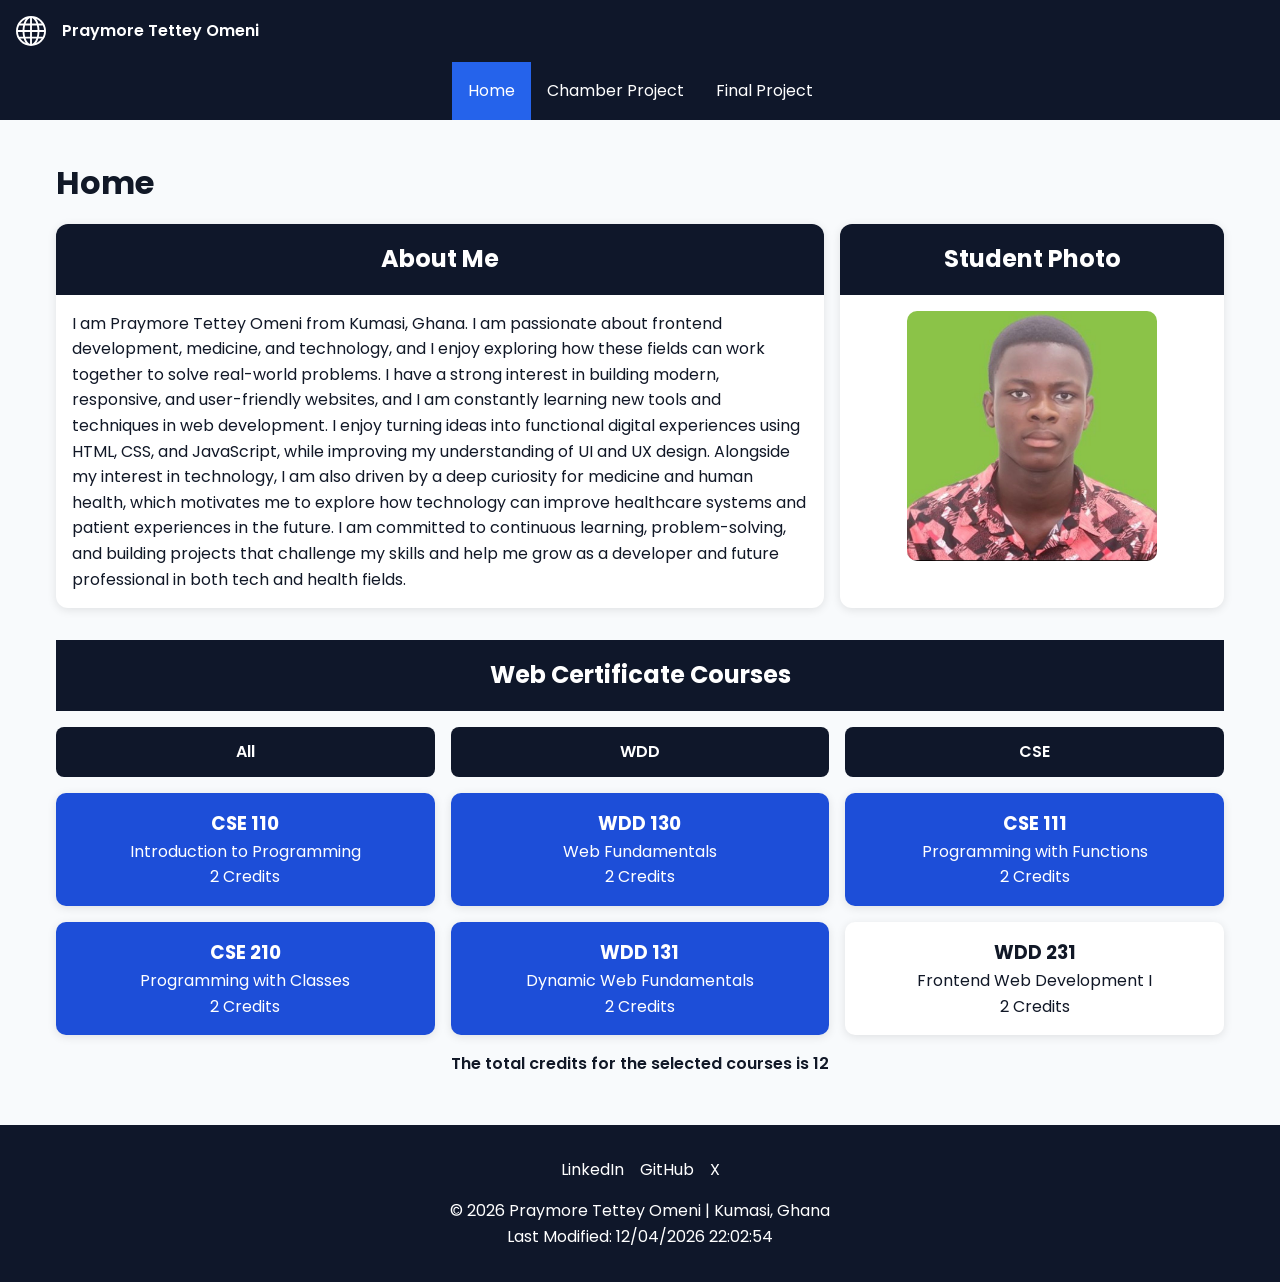
<file: index.html>
<!DOCTYPE html>
<html lang="en">
<head>
    <meta charset="UTF-8">
    <meta name="viewport" content="width=device-width, initial-scale=1.0">
    <meta name="description" content="WDD 231 Course Home Page for Praymore Tettey Omeni">
    <meta name="author" content="Praymore Tettey Omeni">
    <title>WDD 231 | Home</title>
    <link rel="icon" href="./images/favicon.ico">
    <link rel="stylesheet" href="styles/normalize.css">
    <link rel="stylesheet" href="styles/small.css">
    <link rel="stylesheet" href="styles/larger.css">
    <link rel="preconnect" href="https://fonts.googleapis.com">
    <link rel="preconnect" href="https://fonts.gstatic.com" crossorigin>
    <link href="https://fonts.googleapis.com/css2?family=Poppins:wght@300;400;500;600;700&display=swap" rel="stylesheet">
    <script src="scripts/navigation.js" defer></script>
    <script src="scripts/dates.js" defer></script>
    <script src="scripts/courses.js" defer></script>
</head>
<body>

<header>
    <div class="top-bar">
        <div class="logo-name">
            <svg xmlns="http://www.w3.org/2000/svg" width="30" height="30" fill="white" class="bi bi-globe" viewBox="0 0 16 16">
            <path d="M0 8a8 8 0 1 1 16 0A8 8 0 0 1 0 8m7.5-6.923c-.67.204-1.335.82-1.887 1.855A8 8 0 0 0 5.145 4H7.5zM4.09 4a9.3 9.3 0 0 1 .64-1.539 7 7 0 0 1 .597-.933A7.03 7.03 0 0 0 2.255 4zm-.582 3.5c.03-.877.138-1.718.312-2.5H1.674a7 7 0 0 0-.656 2.5zM4.847 5a12.5 12.5 0 0 0-.338 2.5H7.5V5zM8.5 5v2.5h2.99a12.5 12.5 0 0 0-.337-2.5zM4.51 8.5a12.5 12.5 0 0 0 .337 2.5H7.5V8.5zm3.99 0V11h2.653c.187-.765.306-1.608.338-2.5zM5.145 12q.208.58.468 1.068c.552 1.035 1.218 1.65 1.887 1.855V12zm.182 2.472a7 7 0 0 1-.597-.933A9.3 9.3 0 0 1 4.09 12H2.255a7 7 0 0 0 3.072 2.472M3.82 11a13.7 13.7 0 0 1-.312-2.5h-2.49c.062.89.291 1.733.656 2.5zm6.853 3.472A7 7 0 0 0 13.745 12H11.91a9.3 9.3 0 0 1-.64 1.539 7 7 0 0 1-.597.933M8.5 12v2.923c.67-.204 1.335-.82 1.887-1.855q.26-.487.468-1.068zm3.68-1h2.146c.365-.767.594-1.61.656-2.5h-2.49a13.7 13.7 0 0 1-.312 2.5m2.802-3.5a7 7 0 0 0-.656-2.5H12.18c.174.782.282 1.623.312 2.5zM11.27 2.461c.247.464.462.98.64 1.539h1.835a7 7 0 0 0-3.072-2.472c.218.284.418.598.597.933M10.855 4a8 8 0 0 0-.468-1.068C9.835 1.897 9.17 1.282 8.5 1.077V4z"/>
            </svg>
            <span>Praymore Tettey Omeni</span>
        </div>

        <button id="menu" aria-label="Menu"></button>
    </div>

    <nav id="nav-bar" class="navigation">
        <ul>
            <li class="current"><a href="index.html">Home</a></li>
            <li><a href="#">Chamber Project</a></li>
            <li><a href="#">Final Project</a></li>
        </ul>
    </nav>
</header>

<main>
    <h1>Home</h1>
    <div class="main-grid">

        <section class="card">
            <h2>About Me</h2>
            <p>
                I am Praymore Tettey Omeni from Kumasi, Ghana. I am passionate about frontend development, 
                medicine, and technology, and I enjoy exploring how these fields can work together to solve 
                real-world problems. I have a strong interest in building modern, responsive, and user-friendly 
                websites, and I am constantly learning new tools and techniques in web development. I enjoy turning 
                ideas into functional digital experiences using HTML, CSS, and JavaScript, while improving my 
                understanding of UI and UX design. Alongside my interest in technology, I am also driven by a deep 
                curiosity for medicine and human health, which motivates me to explore how technology can improve 
                healthcare systems and patient experiences in the future. I am committed to continuous learning, 
                problem-solving, and building projects that challenge my skills and help me grow as a developer and 
                future professional in both tech and health fields.
            </p>
        </section>

        <section class="card photo-card">
            <h2>Student Photo</h2>
            <img src="images/profile.jpeg" alt="Praymore Tettey Omeni">
        </section>

    </div>

    <section class="courses-section">
        <h2>Web Certificate Courses</h2>

        <div class="buttons">
            <button id="all">All</button>
            <button id="wdd">WDD</button>
            <button id="cse">CSE</button>
        </div>

        <div id="courses"></div>

        <p id="credits"></p>
    </section>
</main>

<footer>
    <div class="socials">
        <a href="#" aria-label="LinkedIn">LinkedIn</a>
        <a href="#" aria-label="GitHub">GitHub</a>
        <a href="#" aria-label="Twitter">X</a>
    </div>
    <p>
        &copy; <span id="currentyear"></span>
        Praymore Tettey Omeni | Kumasi, Ghana
    </p>

    <p id="lastModified"></p>
</footer>

</body>
</html>
</file>
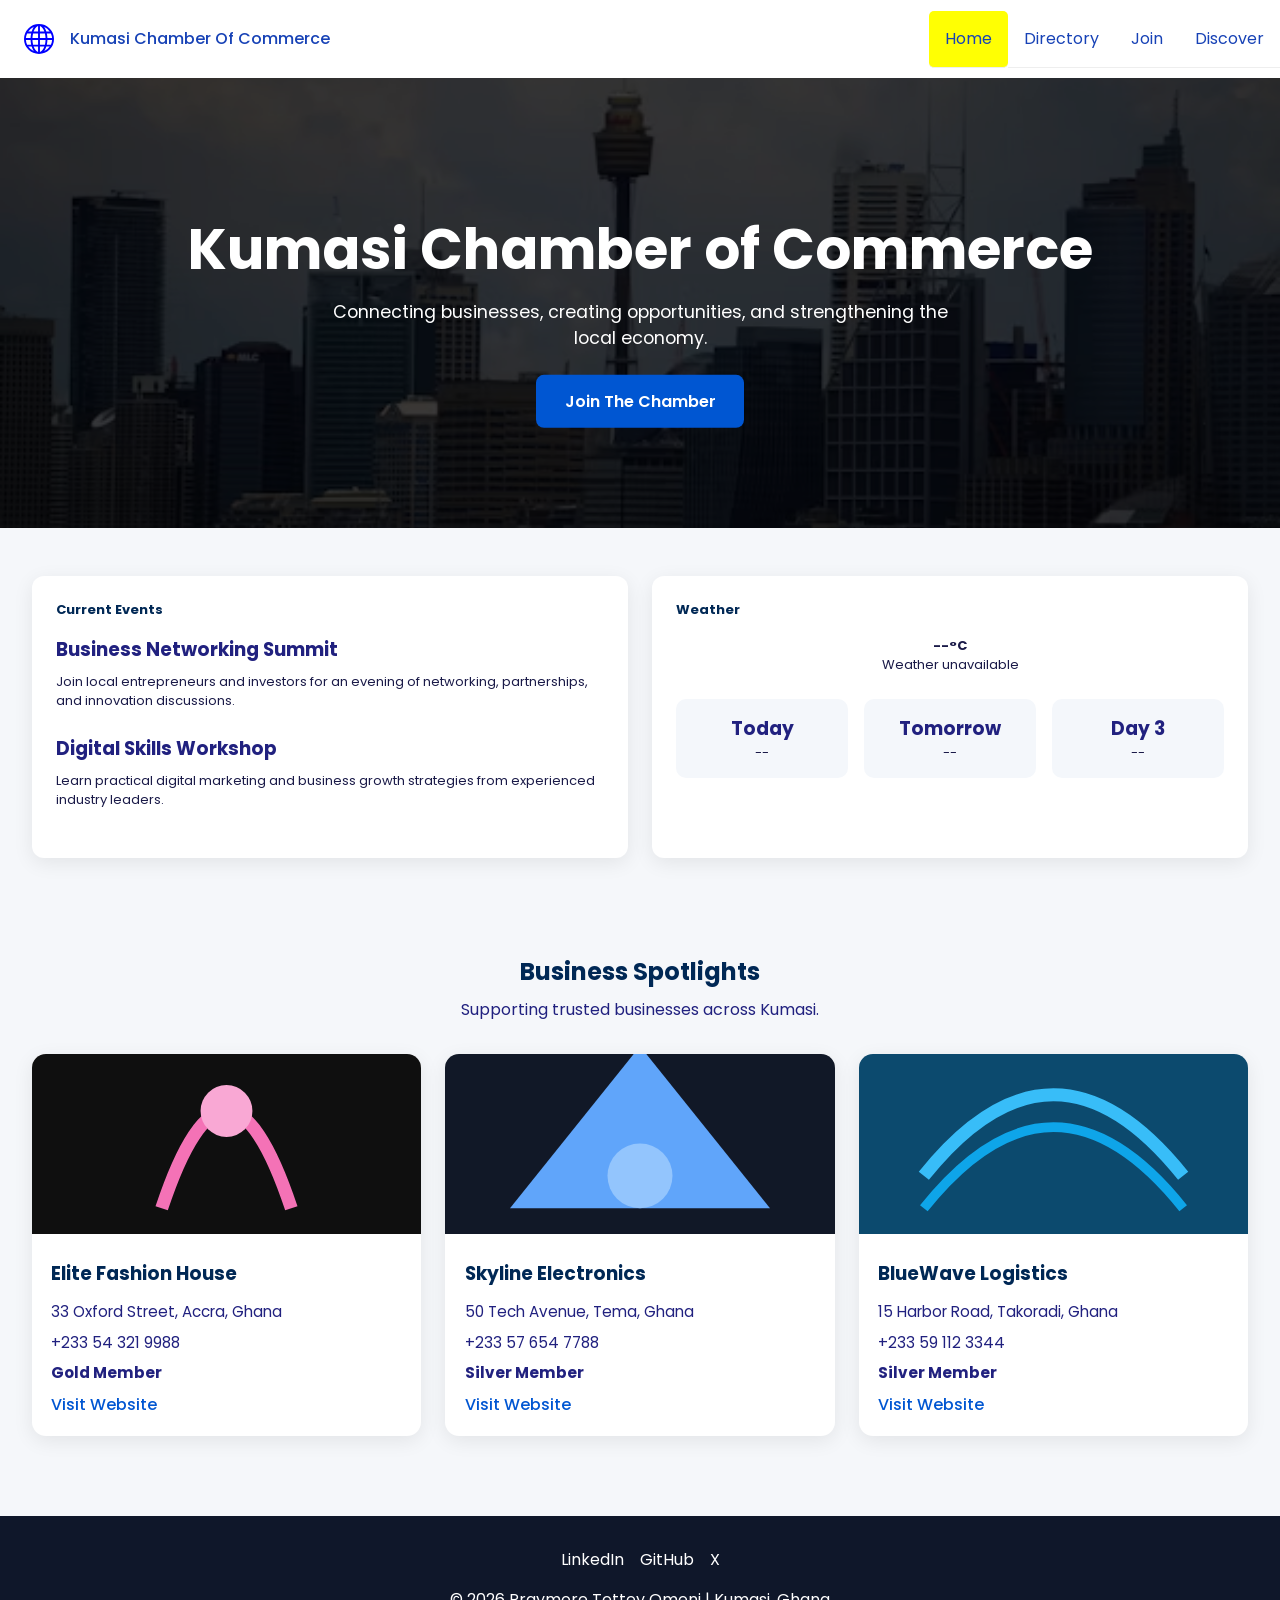
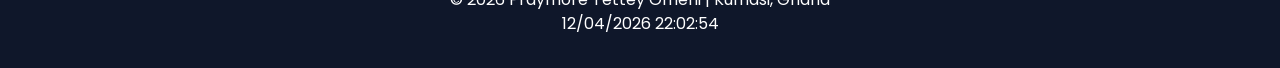
<file: chamber/index.html>
<!DOCTYPE html>
<html lang="en">
<head>
    <meta charset="UTF-8">
    <meta name="viewport" content="width=device-width, initial-scale=1.0">
    <meta name="description" content="The Kumasi Chamber of Commerce connects visitors with trusted local businesses.">
    <meta name="author" content="Praymore Tettey Omeni">
    <meta property="og:title" content="Kumasi Chamber of Commerce Home">
    <meta property="og:description" content="Explore local businesses, connect with trusted companies, and discover opportunities through the Kumasi Chamber of Commerce business directory.">
    <meta property="og:image" content="https://praymorex.github.io/wdd231/chamber/images/meta-image.webp">
    <meta property="og:url" content="https://praymorex.github.io/wdd231/chamber/index.html">
    <title>Kumasi Chamber Of Commerce | Home</title>
    <link rel="icon" href="./images/favicon.ico">
    <link rel="stylesheet" href="styles/normalize.css">
    <link rel="stylesheet" href="styles/small.css">
    <link rel="stylesheet" href="styles/larger.css">
    <link rel="preconnect" href="https://fonts.googleapis.com">
    <link rel="preconnect" href="https://fonts.gstatic.com" crossorigin>
    <link href="https://fonts.googleapis.com/css2?family=Poppins:wght@300;400;500;600;700&display=swap" rel="stylesheet">
    <script src="scripts/home.js" defer></script>
</head>
<body>

<header>
    <div class="header">
        <div class="logo-name">
            <svg xmlns="http://www.w3.org/2000/svg" width="30" height="30" fill="blue" class="bi bi-globe" viewBox="0 0 16 16">
            <path d="M0 8a8 8 0 1 1 16 0A8 8 0 0 1 0 8m7.5-6.923c-.67.204-1.335.82-1.887 1.855A8 8 0 0 0 5.145 4H7.5zM4.09 4a9.3 9.3 0 0 1 .64-1.539 7 7 0 0 1 .597-.933A7.03 7.03 0 0 0 2.255 4zm-.582 3.5c.03-.877.138-1.718.312-2.5H1.674a7 7 0 0 0-.656 2.5zM4.847 5a12.5 12.5 0 0 0-.338 2.5H7.5V5zM8.5 5v2.5h2.99a12.5 12.5 0 0 0-.337-2.5zM4.51 8.5a12.5 12.5 0 0 0 .337 2.5H7.5V8.5zm3.99 0V11h2.653c.187-.765.306-1.608.338-2.5zM5.145 12q.208.58.468 1.068c.552 1.035 1.218 1.65 1.887 1.855V12zm.182 2.472a7 7 0 0 1-.597-.933A9.3 9.3 0 0 1 4.09 12H2.255a7 7 0 0 0 3.072 2.472M3.82 11a13.7 13.7 0 0 1-.312-2.5h-2.49c.062.89.291 1.733.656 2.5zm6.853 3.472A7 7 0 0 0 13.745 12H11.91a9.3 9.3 0 0 1-.64 1.539 7 7 0 0 1-.597.933M8.5 12v2.923c.67-.204 1.335-.82 1.887-1.855q.26-.487.468-1.068zm3.68-1h2.146c.365-.767.594-1.61.656-2.5h-2.49a13.7 13.7 0 0 1-.312 2.5m2.802-3.5a7 7 0 0 0-.656-2.5H12.18c.174.782.282 1.623.312 2.5zM11.27 2.461c.247.464.462.98.64 1.539h1.835a7 7 0 0 0-3.072-2.472c.218.284.418.598.597.933M10.855 4a8 8 0 0 0-.468-1.068C9.835 1.897 9.17 1.282 8.5 1.077V4z"/>
            </svg>
            <span>Kumasi Chamber Of Commerce</span>

        </div>
        <button id="menu" aria-label="Menu"></button>

        <nav id="nav-bar" class="navigation">
            <ul>
                <li><a class="active" href="./index.html">Home</a></li>
                <li><a href="./directory.html">Directory</a></li>
                <li><a href="./join.html">Join</a></li>
                <li><a href="#">Discover</a></li>

            </ul>
            
        </nav>
    </div>
</header>

<main class="home">
    <section class="hero">
        <picture>
            <source srcset="images/hero-large.avif" media="(min-width: 768px)">
            <source srcset="images/hero-small.avif" media="(max-width: 767px)">
            <img src="images/hero-small.avif" alt="Kumasi business district" loading="lazy">
        </picture>

        <div class="hero-content">
            <h1>Kumasi Chamber of Commerce</h1>
            <p>
                Connecting businesses, creating opportunities, and strengthening the local economy.
            </p>

            <a href="#" class="cta-btn">Join The Chamber</a>
        </div>
    </section>

    <section class="info-grid">

        <section class="events card">
            <h2>Current Events</h2>

            <div class="event-item">
                <h3>Business Networking Summit</h3>
                <p>
                    Join local entrepreneurs and investors for an evening of networking,
                    partnerships, and innovation discussions.
                </p>
            </div>

            <div class="event-item">
                <h3>Digital Skills Workshop</h3>
                <p>
                    Learn practical digital marketing and business growth strategies
                    from experienced industry leaders.
                </p>
            </div>
        </section>

        <section class="weather card">
            <h2>Weather</h2>

            <div class="weather-main">
                <p class="temperature">
                    <span id="current-temp"></span>°C
                </p>

                <p id="weather-desc"></p>
            </div>

            <div class="forecast">
                <div>
                    <h3>Today</h3>
                    <p id="day1"></p>
                </div>

                <div>
                    <h3>Tomorrow</h3>
                    <p id="day2"></p>
                </div>

                <div>
                    <h3>Day 3</h3>
                    <p id="day3"></p>
                </div>
            </div>
        </section>

    </section>

    <section class="spotlights">
        <div class="section-heading">
            <h2>Business Spotlights</h2>
            <p>Supporting trusted businesses across Kumasi.</p>
        </div>

        <div id="spotlight-container" class="spotlight-grid"></div>
    </section>
</main>

<footer>
    <div class="socials">
        <a href="#" aria-label="LinkedIn">LinkedIn</a>
        <a href="#" aria-label="GitHub">GitHub</a>
        <a href="#" aria-label="Twitter">X</a>
    </div>
    <p>
        &copy; <span id="currentyear"></span>
        Praymore Tettey Omeni | Kumasi, Ghana
    </p>

    <p id="last-modified"></p>
</footer>

</body>
</html>
</file>
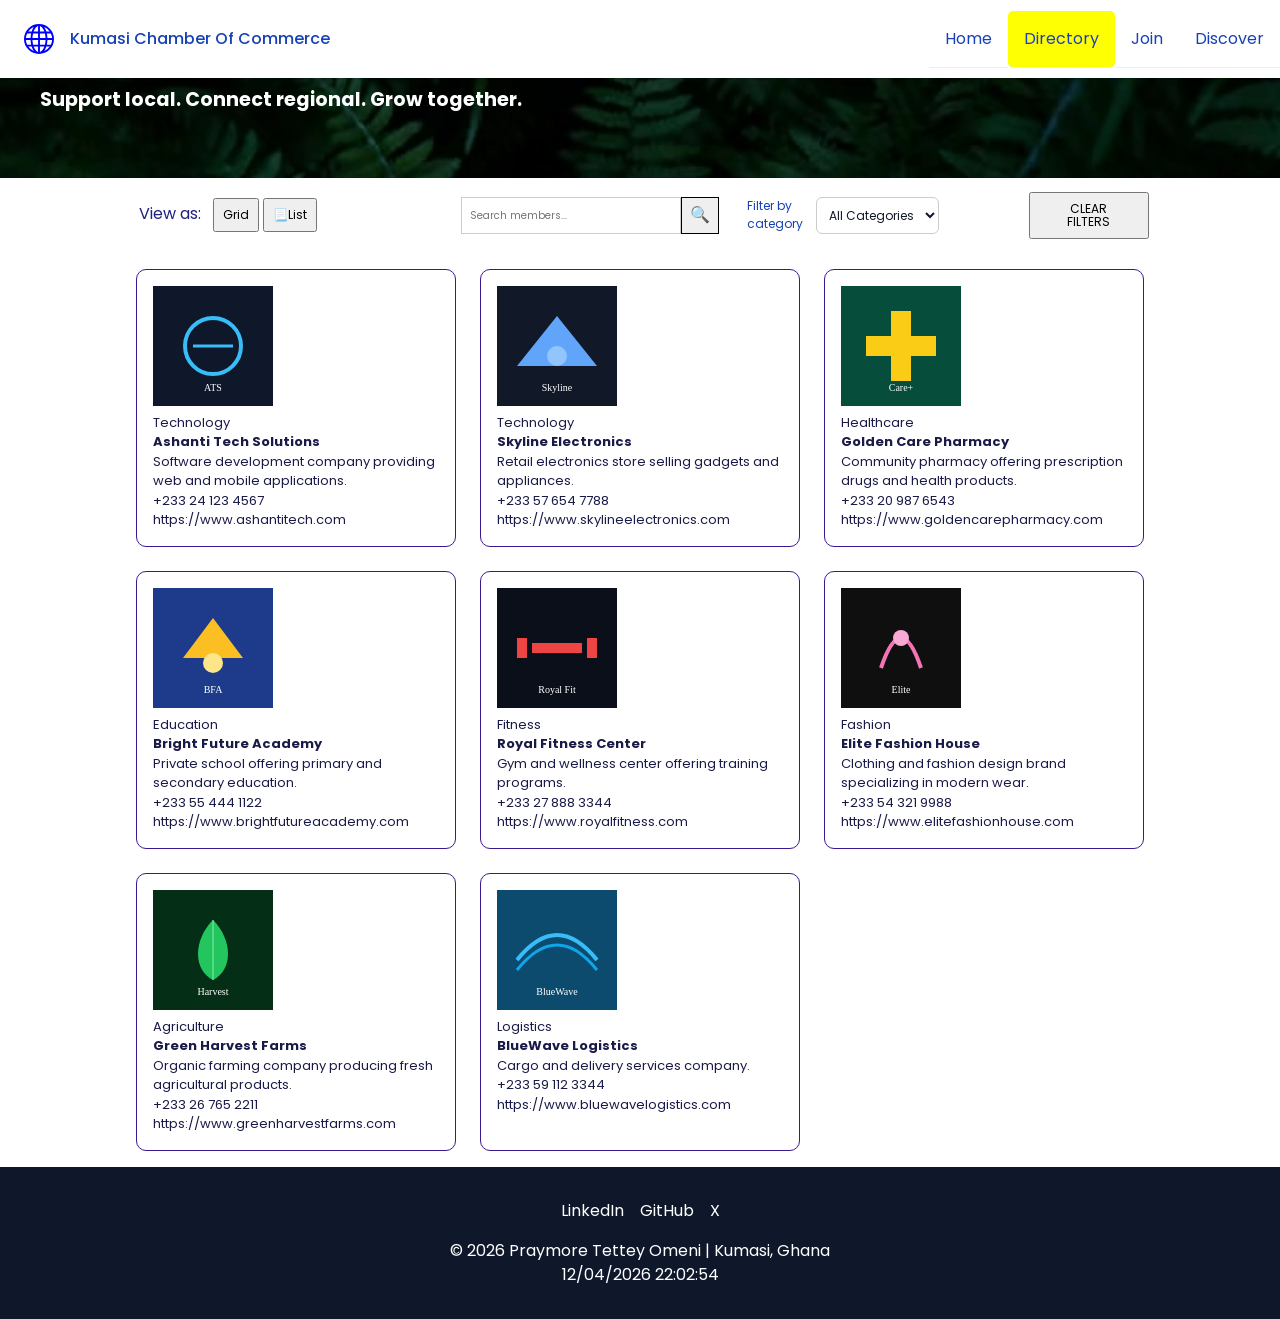
<file: chamber/directory.html>
<!DOCTYPE html>
<html lang="en">
<head>
    <meta charset="UTF-8">
    <meta name="viewport" content="width=device-width, initial-scale=1.0">
    <meta name="description" content="The Kumasi Chamber of Commerce directory connects visitors with trusted local businesses.">
    <meta name="author" content="Praymore Tettey Omeni">
    <meta property="og:title" content="Kumasi Chamber of Commerce Directory">
    <meta property="og:description" content="Explore local businesses, connect with trusted companies, and discover opportunities through the Kumasi Chamber of Commerce business directory.">
    <meta property="og:image" content="https://praymorex.github.io/wdd231/chamber/images/meta-image.webp">
    <meta property="og:url" content="https://praymorex.github.io/wdd231/chamber/directory.html">
    <title>Kumasi Chamber Of Commerce | Directory</title>
    <link rel="icon" href="./images/favicon.ico">
    <link rel="stylesheet" href="styles/normalize.css">
    <link rel="stylesheet" href="styles/small.css">
    <link rel="stylesheet" href="styles/larger.css">
    <link rel="preconnect" href="https://fonts.googleapis.com">
    <link rel="preconnect" href="https://fonts.gstatic.com" crossorigin>
    <link href="https://fonts.googleapis.com/css2?family=Poppins:wght@300;400;500;600;700&display=swap" rel="stylesheet">
    <script src="scripts/directory.js" defer></script>
</head>
<body>

<header>
    <div class="header">
        <div class="logo-name">
            <svg xmlns="http://www.w3.org/2000/svg" width="30" height="30" fill="blue" class="bi bi-globe" viewBox="0 0 16 16">
            <path d="M0 8a8 8 0 1 1 16 0A8 8 0 0 1 0 8m7.5-6.923c-.67.204-1.335.82-1.887 1.855A8 8 0 0 0 5.145 4H7.5zM4.09 4a9.3 9.3 0 0 1 .64-1.539 7 7 0 0 1 .597-.933A7.03 7.03 0 0 0 2.255 4zm-.582 3.5c.03-.877.138-1.718.312-2.5H1.674a7 7 0 0 0-.656 2.5zM4.847 5a12.5 12.5 0 0 0-.338 2.5H7.5V5zM8.5 5v2.5h2.99a12.5 12.5 0 0 0-.337-2.5zM4.51 8.5a12.5 12.5 0 0 0 .337 2.5H7.5V8.5zm3.99 0V11h2.653c.187-.765.306-1.608.338-2.5zM5.145 12q.208.58.468 1.068c.552 1.035 1.218 1.65 1.887 1.855V12zm.182 2.472a7 7 0 0 1-.597-.933A9.3 9.3 0 0 1 4.09 12H2.255a7 7 0 0 0 3.072 2.472M3.82 11a13.7 13.7 0 0 1-.312-2.5h-2.49c.062.89.291 1.733.656 2.5zm6.853 3.472A7 7 0 0 0 13.745 12H11.91a9.3 9.3 0 0 1-.64 1.539 7 7 0 0 1-.597.933M8.5 12v2.923c.67-.204 1.335-.82 1.887-1.855q.26-.487.468-1.068zm3.68-1h2.146c.365-.767.594-1.61.656-2.5h-2.49a13.7 13.7 0 0 1-.312 2.5m2.802-3.5a7 7 0 0 0-.656-2.5H12.18c.174.782.282 1.623.312 2.5zM11.27 2.461c.247.464.462.98.64 1.539h1.835a7 7 0 0 0-3.072-2.472c.218.284.418.598.597.933M10.855 4a8 8 0 0 0-.468-1.068C9.835 1.897 9.17 1.282 8.5 1.077V4z"/>
            </svg>
            <span>Kumasi Chamber Of Commerce</span>

        </div>
        <button id="menu" aria-label="Menu"></button>

        <nav id="nav-bar" class="navigation">
            <ul>
                <li><a href="./index.html">Home</a></li>
                <li><a class="active" href="./directory.html">Directory</a></li>
                <li><a href="./join.html">Join</a></li>
                <li><a href="./discover.html">Discover</a></li>

            </ul>
            
        </nav>
    </div>
</header>

<main>
    <section class="hero">
        <img src="images/scenery3.webp" alt="Hero Image">

        <div class="hero-text">
            <h1>Support local. Connect regional. Grow together.</h1>
        </div>
    </section>
    <section class="extra">
        <div class="grid-list">
            <span>View as:</span>
            <button id="grid-btn">Grid</button>
            <button id="list-btn">📃List</button>
        </div>
        <div class="search">
            <form>
                <input type="text" class="search-bar" placeholder="Search members...">
                <button class="search-btn">🔍</button>
            </form>
        </div>
        <div class="categories">
            <label for="category">Filter by category</label>
            <select id="category" name="category">
                <option value="All">All Categories</option>
                <option value="Technology">Technology</option>
                <option value="Fashion">Fashion</option>
                <option value="Education">Education</option>
                <option value="Healthcare">Healthcare</option>
                <option value="Fitness">Fitness</option>
                <option value="Agriculture">Agriculture</option>
                <option value="Logistics">Logistics</option>
            </select>
        </div>
        <div class="clear">
            <button id="clear-btn">CLEAR FILTERS</button>
            
        </div>
    </section>
    <section id="members">
        

    </section>
</main>

<footer>
    <div class="socials">
        <a href="#" aria-label="LinkedIn">LinkedIn</a>
        <a href="#" aria-label="GitHub">GitHub</a>
        <a href="#" aria-label="Twitter">X</a>
    </div>
    <p>
        &copy; <span id="currentyear"></span>
        Praymore Tettey Omeni | Kumasi, Ghana
    </p>

    <p id="last-modified"></p>
</footer>

</body>
</html>
</file>
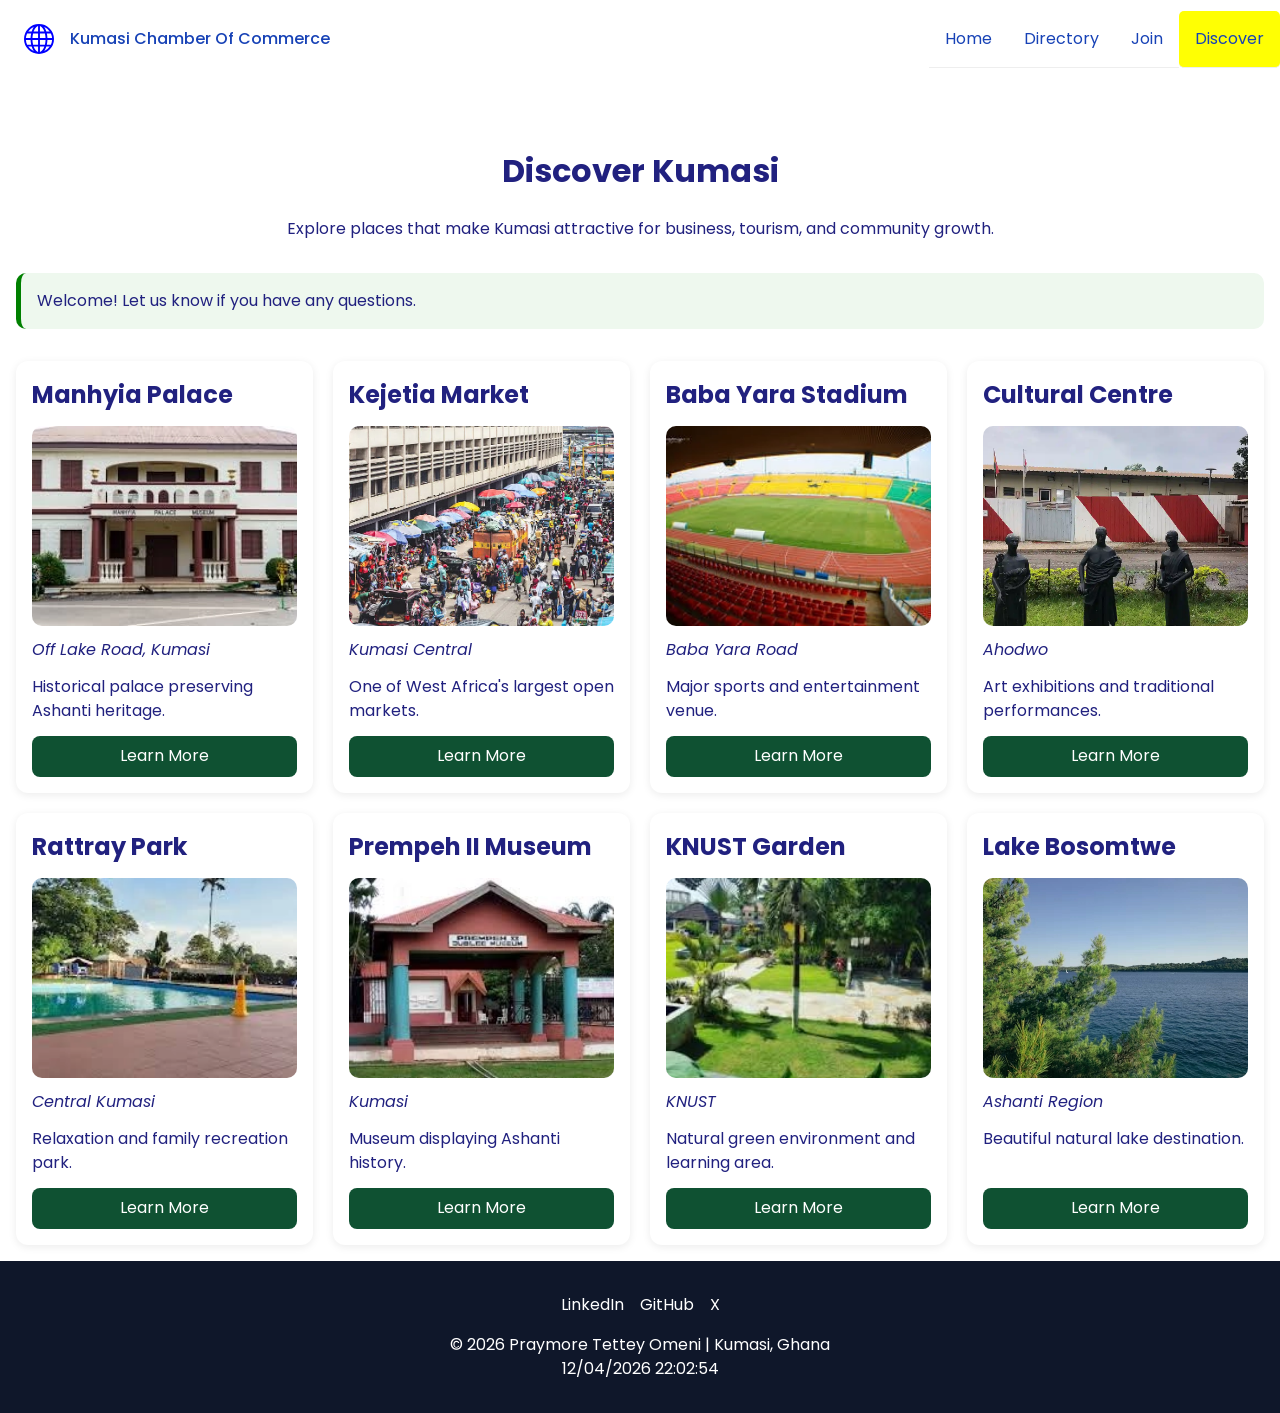
<file: chamber/discover.html>
<!DOCTYPE html>
<html lang="en">
<head>
    <meta charset="UTF-8">
    <meta name="viewport" content="width=device-width, initial-scale=1.0">
    <meta name="description" content="The Kumasi Chamber of Commerce connects visitors with trusted local businesses.">
    <meta name="author" content="Praymore Tettey Omeni">
    <meta property="og:title" content="Kumasi Chamber of Commerce Home">
    <meta property="og:description" content="Explore local businesses, connect with trusted companies, and discover opportunities through the Kumasi Chamber of Commerce business directory.">
    <meta property="og:image" content="https://praymorex.github.io/wdd231/chamber/images/meta-image.webp">
    <meta property="og:url" content="https://praymorex.github.io/wdd231/chamber/index.html">
    <title>Kumasi Chamber Of Commerce | Discover</title>
    <link rel="icon" href="./images/favicon.ico">
    <link rel="stylesheet" href="styles/normalize.css">
    <link rel="stylesheet" href="styles/small.css">
    <link rel="stylesheet" href="styles/larger.css">
    <link rel="preconnect" href="https://fonts.googleapis.com">
    <link rel="preconnect" href="https://fonts.gstatic.com" crossorigin>
    <link href="https://fonts.googleapis.com/css2?family=Poppins:wght@300;400;500;600;700&display=swap" rel="stylesheet">
    <script type="module" src="scripts/discover.js" defer></script>
</head>
<body>

<header>
    <div class="header">
        <div class="logo-name">
            <svg xmlns="http://www.w3.org/2000/svg" width="30" height="30" fill="blue" class="bi bi-globe" viewBox="0 0 16 16">
            <path d="M0 8a8 8 0 1 1 16 0A8 8 0 0 1 0 8m7.5-6.923c-.67.204-1.335.82-1.887 1.855A8 8 0 0 0 5.145 4H7.5zM4.09 4a9.3 9.3 0 0 1 .64-1.539 7 7 0 0 1 .597-.933A7.03 7.03 0 0 0 2.255 4zm-.582 3.5c.03-.877.138-1.718.312-2.5H1.674a7 7 0 0 0-.656 2.5zM4.847 5a12.5 12.5 0 0 0-.338 2.5H7.5V5zM8.5 5v2.5h2.99a12.5 12.5 0 0 0-.337-2.5zM4.51 8.5a12.5 12.5 0 0 0 .337 2.5H7.5V8.5zm3.99 0V11h2.653c.187-.765.306-1.608.338-2.5zM5.145 12q.208.58.468 1.068c.552 1.035 1.218 1.65 1.887 1.855V12zm.182 2.472a7 7 0 0 1-.597-.933A9.3 9.3 0 0 1 4.09 12H2.255a7 7 0 0 0 3.072 2.472M3.82 11a13.7 13.7 0 0 1-.312-2.5h-2.49c.062.89.291 1.733.656 2.5zm6.853 3.472A7 7 0 0 0 13.745 12H11.91a9.3 9.3 0 0 1-.64 1.539 7 7 0 0 1-.597.933M8.5 12v2.923c.67-.204 1.335-.82 1.887-1.855q.26-.487.468-1.068zm3.68-1h2.146c.365-.767.594-1.61.656-2.5h-2.49a13.7 13.7 0 0 1-.312 2.5m2.802-3.5a7 7 0 0 0-.656-2.5H12.18c.174.782.282 1.623.312 2.5zM11.27 2.461c.247.464.462.98.64 1.539h1.835a7 7 0 0 0-3.072-2.472c.218.284.418.598.597.933M10.855 4a8 8 0 0 0-.468-1.068C9.835 1.897 9.17 1.282 8.5 1.077V4z"/>
            </svg>
            <span>Kumasi Chamber Of Commerce</span>

        </div>
        <button id="menu" aria-label="Menu"></button>

        <nav id="nav-bar" class="navigation">
            <ul>
                <li><a href="./index.html">Home</a></li>
                <li><a href="./directory.html">Directory</a></li>
                <li><a href="./join.html">Join</a></li>
                <li><a class="active" href="./directory.html">Discover</a></li>

            </ul>
            
        </nav>
    </div>
</header>
<main class="discover-page">

    <section class="discover-hero">
        <h1>Discover Kumasi</h1>
        <p>
            Explore places that make Kumasi attractive for business,
            tourism, and community growth.
        </p>
    </section>

    <div id="visitMessage" class="visit-message"></div>

    <section class="discover-grid" id="discoverGrid">
    </section>

</main>

<footer>
    <div class="socials">
        <a href="#" aria-label="LinkedIn">LinkedIn</a>
        <a href="#" aria-label="GitHub">GitHub</a>
        <a href="#" aria-label="Twitter">X</a>
    </div>
    <p>
        &copy; <span id="currentyear"></span>
        Praymore Tettey Omeni | Kumasi, Ghana
    </p>

    <p id="last-modified"></p>
</footer>

</body>
</html>
</file>
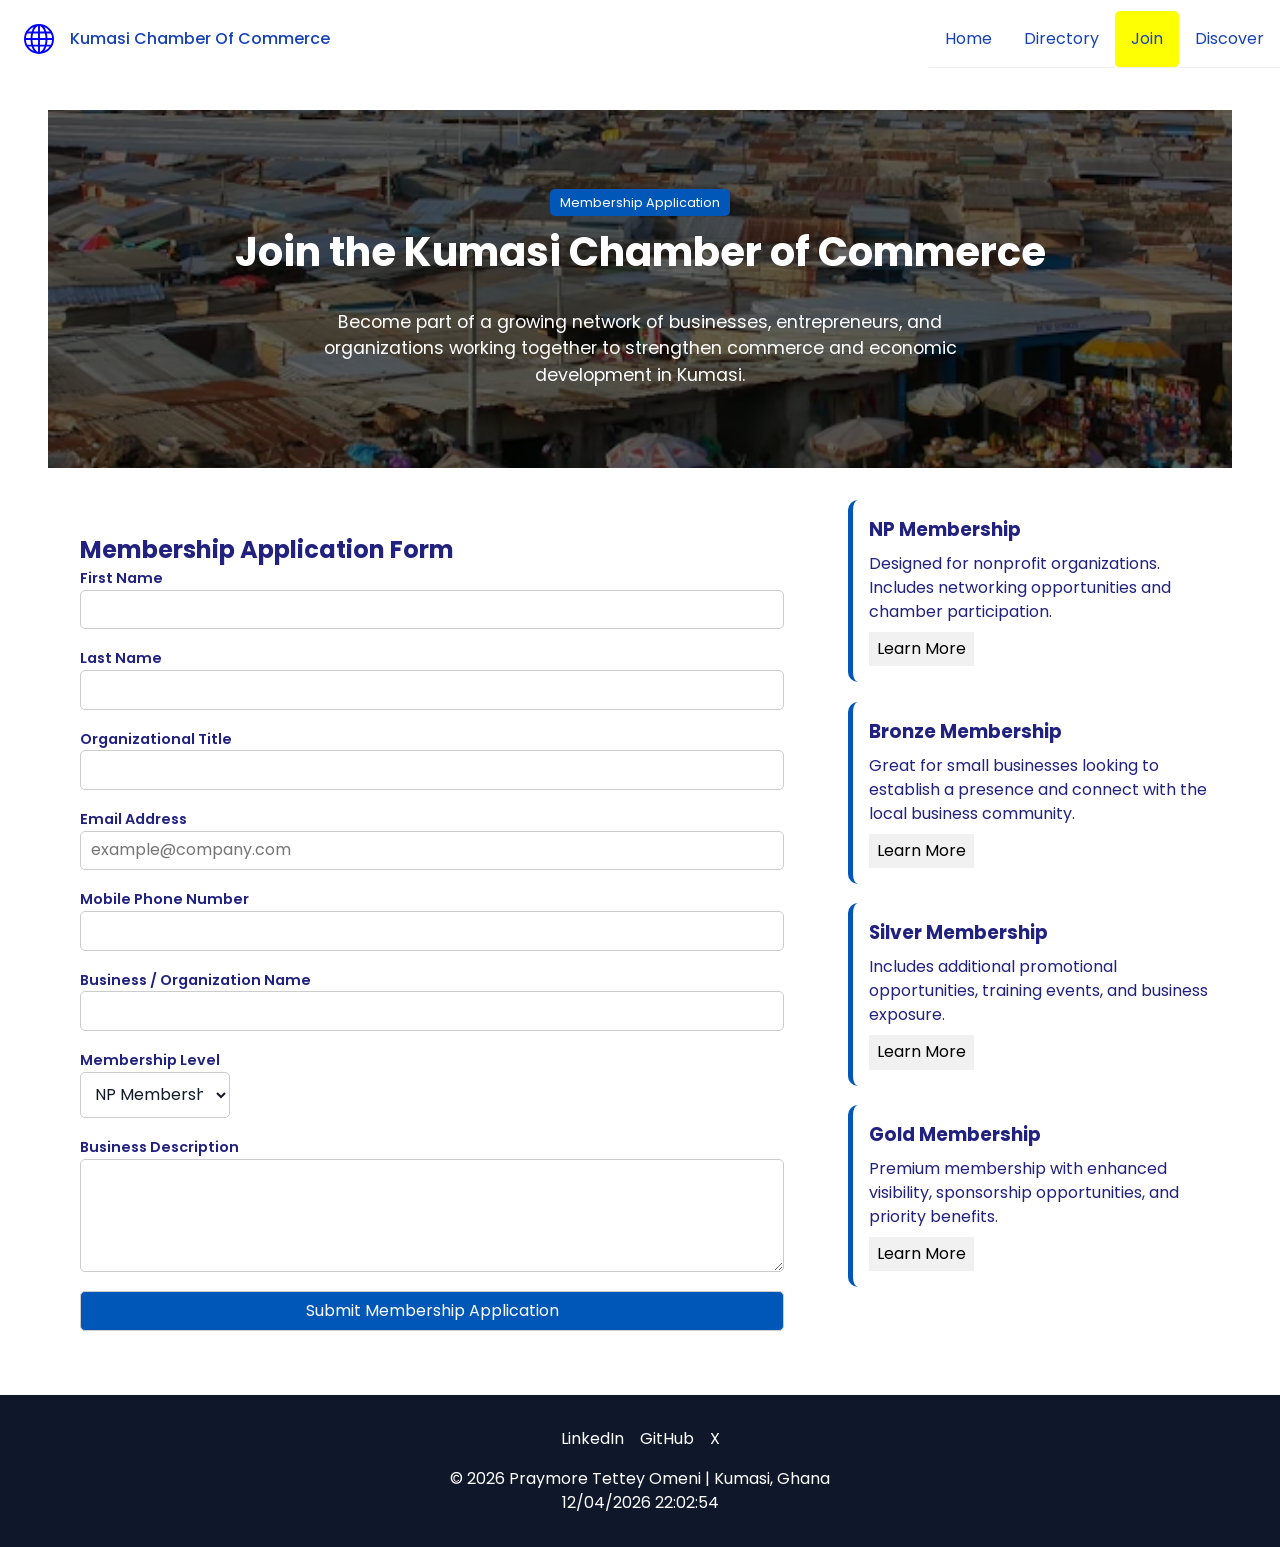
<file: chamber/join.html>
<!DOCTYPE html>
<html lang="en">
<head>
    <meta charset="UTF-8">
    <meta name="viewport" content="width=device-width, initial-scale=1.0">
    <meta name="description" content="The Kumasi Chamber of Commerce connects visitors with trusted local businesses.">
    <meta name="author" content="Praymore Tettey Omeni">
    <meta property="og:title" content="Kumasi Chamber of Commerce Home">
    <meta property="og:description" content="Explore local businesses, connect with trusted companies, and discover opportunities through the Kumasi Chamber of Commerce business directory.">
    <meta property="og:image" content="https://praymorex.github.io/wdd231/chamber/images/meta-image.webp">
    <meta property="og:url" content="https://praymorex.github.io/wdd231/chamber/join.html">
    <title>Kumasi Chamber Of Commerce | Join</title>
    <link rel="icon" href="./images/favicon.ico">
    <link rel="stylesheet" href="styles/normalize.css">
    <link rel="stylesheet" href="styles/small.css">
    <link rel="stylesheet" href="styles/larger.css">
    <link rel="preconnect" href="https://fonts.googleapis.com">
    <link rel="preconnect" href="https://fonts.gstatic.com" crossorigin>
    <link href="https://fonts.googleapis.com/css2?family=Poppins:wght@300;400;500;600;700&display=swap" rel="stylesheet">
    <script src="scripts/join.js" defer></script>
</head>

<body>
    <header>
        <div class="header">
            <div class="logo-name">
                <svg xmlns="http://www.w3.org/2000/svg" width="30" height="30" fill="blue" class="bi bi-globe" viewBox="0 0 16 16">
                <path d="M0 8a8 8 0 1 1 16 0A8 8 0 0 1 0 8m7.5-6.923c-.67.204-1.335.82-1.887 1.855A8 8 0 0 0 5.145 4H7.5zM4.09 4a9.3 9.3 0 0 1 .64-1.539 7 7 0 0 1 .597-.933A7.03 7.03 0 0 0 2.255 4zm-.582 3.5c.03-.877.138-1.718.312-2.5H1.674a7 7 0 0 0-.656 2.5zM4.847 5a12.5 12.5 0 0 0-.338 2.5H7.5V5zM8.5 5v2.5h2.99a12.5 12.5 0 0 0-.337-2.5zM4.51 8.5a12.5 12.5 0 0 0 .337 2.5H7.5V8.5zm3.99 0V11h2.653c.187-.765.306-1.608.338-2.5zM5.145 12q.208.58.468 1.068c.552 1.035 1.218 1.65 1.887 1.855V12zm.182 2.472a7 7 0 0 1-.597-.933A9.3 9.3 0 0 1 4.09 12H2.255a7 7 0 0 0 3.072 2.472M3.82 11a13.7 13.7 0 0 1-.312-2.5h-2.49c.062.89.291 1.733.656 2.5zm6.853 3.472A7 7 0 0 0 13.745 12H11.91a9.3 9.3 0 0 1-.64 1.539 7 7 0 0 1-.597.933M8.5 12v2.923c.67-.204 1.335-.82 1.887-1.855q.26-.487.468-1.068zm3.68-1h2.146c.365-.767.594-1.61.656-2.5h-2.49a13.7 13.7 0 0 1-.312 2.5m2.802-3.5a7 7 0 0 0-.656-2.5H12.18c.174.782.282 1.623.312 2.5zM11.27 2.461c.247.464.462.98.64 1.539h1.835a7 7 0 0 0-3.072-2.472c.218.284.418.598.597.933M10.855 4a8 8 0 0 0-.468-1.068C9.835 1.897 9.17 1.282 8.5 1.077V4z"/>
                </svg>
                <span>Kumasi Chamber Of Commerce</span>

            </div>
            <button id="menu" aria-label="Menu"></button>

            <nav id="nav-bar" class="navigation">
                <ul>
                    <li><a href="./index.html">Home</a></li>
                    <li><a href="./directory.html">Directory</a></li>
                    <li><a class="active" href="./join.html">Join</a></li>
                    <li><a href="./discover.html">Discover</a></li>

                </ul>
                
            </nav>
        </div>
    </header>

    <main class="join-page">
        <section class="join-page-hero">

            <div class="join-page-hero-content">

                <span class="join-page-tag">
                    Membership Application
                </span>

                <h1>Join the Kumasi Chamber of Commerce</h1>

                <p>
                    Become part of a growing network of businesses,
                    entrepreneurs, and organizations working together
                    to strengthen commerce and economic development in Kumasi.
                </p>

            </div>

        </section>

        <section class="join-page-content">

            <div class="join-page-form-container">

                <h2>Membership Application Form</h2>

                <form
                    method="get"
                    action="thankyou.html"
                    class="join-page-membership-form"
                >

                    <label>
                        First Name

                        <input
                            type="text"
                            name="firstName"
                            title="Enter your first name"
                            autocomplete="given-name"
                            required
                        >
                    </label>

                    <label>
                        Last Name

                        <input
                            type="text"
                            name="lastName"
                            title="Enter your last name"
                            autocomplete="family-name"
                            required
                        >
                    </label>

                    <label>
                        Organizational Title

                        <input
                            type="text"
                            name="organizationTitle"
                            title="Your title within the organization"
                            autocomplete="organization-title"
                            pattern="[A-Za-z\s\-]{7,}"
                        >
                    </label>

                    <label>
                        Email Address

                        <input
                            type="email"
                            name="email"
                            title="Enter your email address"
                            autocomplete="email"
                            placeholder="example@company.com"
                            required
                        >
                    </label>

                    <label>
                        Mobile Phone Number

                        <input
                            type="tel"
                            name="phone"
                            title="Enter your mobile number"
                            autocomplete="tel"
                            required
                        >
                    </label>

                    <label>
                        Business / Organization Name

                        <input
                            type="text"
                            name="organization"
                            title="Organization name"
                            autocomplete="organization"
                            required
                        >
                    </label>

                    <label>
                        Membership Level

                        <select
                            name="membership"
                            title="Select membership level"
                        >
                            <option value="np">
                                NP Membership
                            </option>

                            <option value="bronze">
                                Bronze Membership
                            </option>

                            <option value="silver">
                                Silver Membership
                            </option>

                            <option value="gold">
                                Gold Membership
                            </option>
                        </select>

                    </label>

                    <label>
                        Business Description

                        <textarea
                            name="description"
                            title="Describe your organization"
                            rows="5"
                        ></textarea>

                    </label>

                    <input
                        type="hidden"
                        id="timestamp"
                        name="timestamp"
                    >

                    <input
                        type="submit"
                        value="Submit Membership Application"
                        class="join-page-submit-btn"
                    >

                </form>

            </div>

            <aside class="join-page-membership-cards">

                <div class="join-page-membership-card card-one">

                    <h3>NP Membership</h3>

                    <p>
                        Designed for nonprofit organizations.
                        Includes networking opportunities and
                        chamber participation.
                    </p>

                    <button
                        type="button"
                        class="join-page-modal-btn"
                        data-modal="npModal"
                    >
                        Learn More
                    </button>

                </div>

                <div class="join-page-membership-card card-two">

                    <h3>Bronze Membership</h3>

                    <p>
                        Great for small businesses looking to
                        establish a presence and connect with
                        the local business community.
                    </p>

                    <button
                        type="button"
                        class="join-page-modal-btn"
                        data-modal="bronzeModal"
                    >
                        Learn More
                    </button>

                </div>

                <div class="join-page-membership-card card-three">

                    <h3>Silver Membership</h3>

                    <p>
                        Includes additional promotional
                        opportunities, training events,
                        and business exposure.
                    </p>

                    <button
                        type="button"
                        class="join-page-modal-btn"
                        data-modal="silverModal"
                    >
                        Learn More
                    </button>

                </div>

                <div class="join-page-membership-card card-four">

                    <h3>Gold Membership</h3>

                    <p>
                        Premium membership with enhanced
                        visibility, sponsorship opportunities,
                        and priority benefits.
                    </p>

                    <button
                        type="button"
                        class="join-page-modal-btn"
                        data-modal="goldModal"
                    >
                        Learn More
                    </button>

                </div>

            </aside>

        </section>

        <dialog id="npModal">

            <h2>NP Membership Benefits</h2>

            <ul>
                <li>Directory Listing</li>
                <li>Networking Events</li>
                <li>Community Participation</li>
                <li>No Membership Fee</li>
            </ul>

            <button class="close-modal">
                Close
            </button>

        </dialog>

        <dialog id="bronzeModal">

            <h2>Bronze Membership Benefits</h2>

            <ul>
                <li>Everything in NP</li>
                <li>Business Workshops</li>
                <li>Training Programs</li>
                <li>Member Recognition</li>
            </ul>

            <button class="close-modal">
                Close
            </button>

        </dialog>

        <dialog id="silverModal">

            <h2>Silver Membership Benefits</h2>

            <ul>
                <li>Everything in Bronze</li>
                <li>Advertising Opportunities</li>
                <li>Featured Promotions</li>
                <li>Event Discounts</li>
            </ul>

            <button class="close-modal">
                Close
            </button>

        </dialog>

        <dialog id="goldModal">

            <h2>Gold Membership Benefits</h2>

            <ul>
                <li>Everything in Silver</li>
                <li>Homepage Spotlight</li>
                <li>Priority Sponsorship Access</li>
                <li>Premium Business Visibility</li>
            </ul>

            <button class="close-modal">
                Close
            </button>

        </dialog>

    </main>
    <footer>
        <div class="socials">
            <a href="#" aria-label="LinkedIn">LinkedIn</a>
            <a href="#" aria-label="GitHub">GitHub</a>
            <a href="#" aria-label="Twitter">X</a>
        </div>
        <p>
            &copy; <span id="currentyear"></span>
            Praymore Tettey Omeni | Kumasi, Ghana
        </p>

        <p id="last-modified"></p>
    </footer>

</body>
</html>
</file>
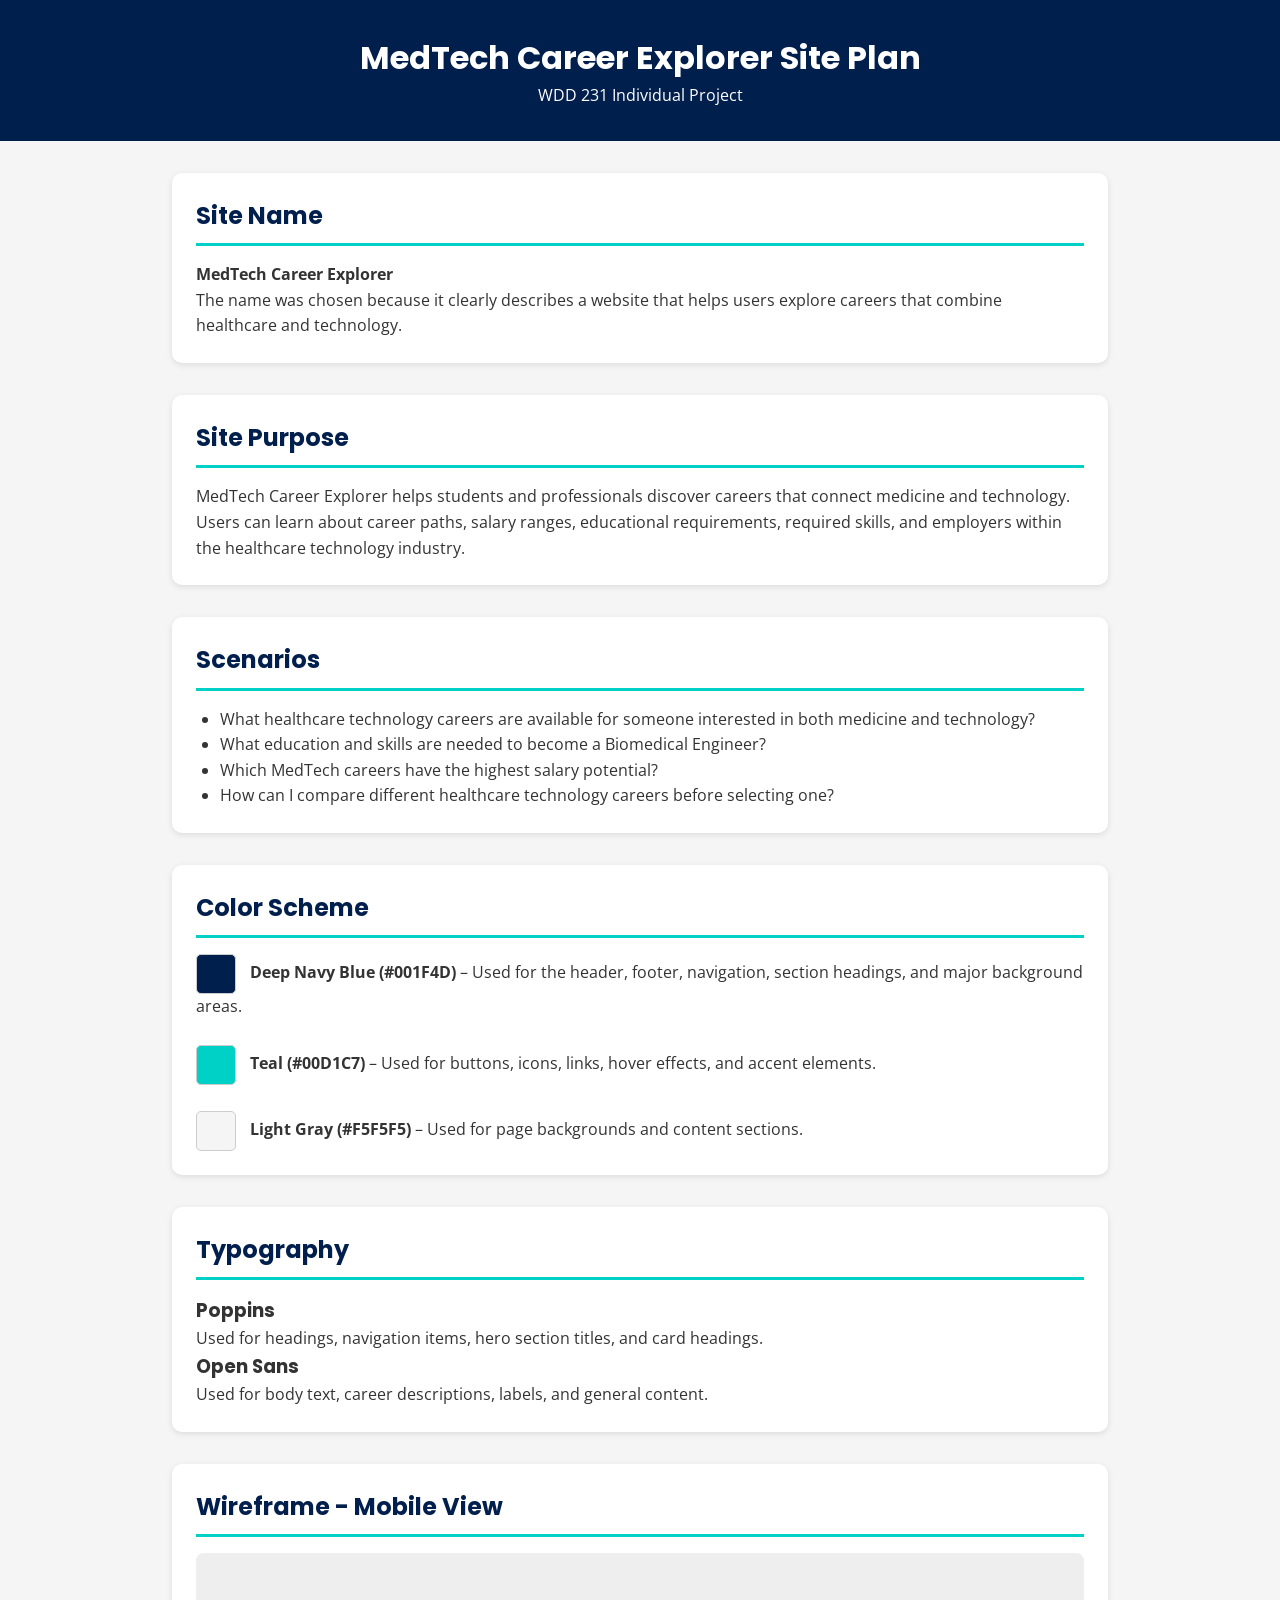
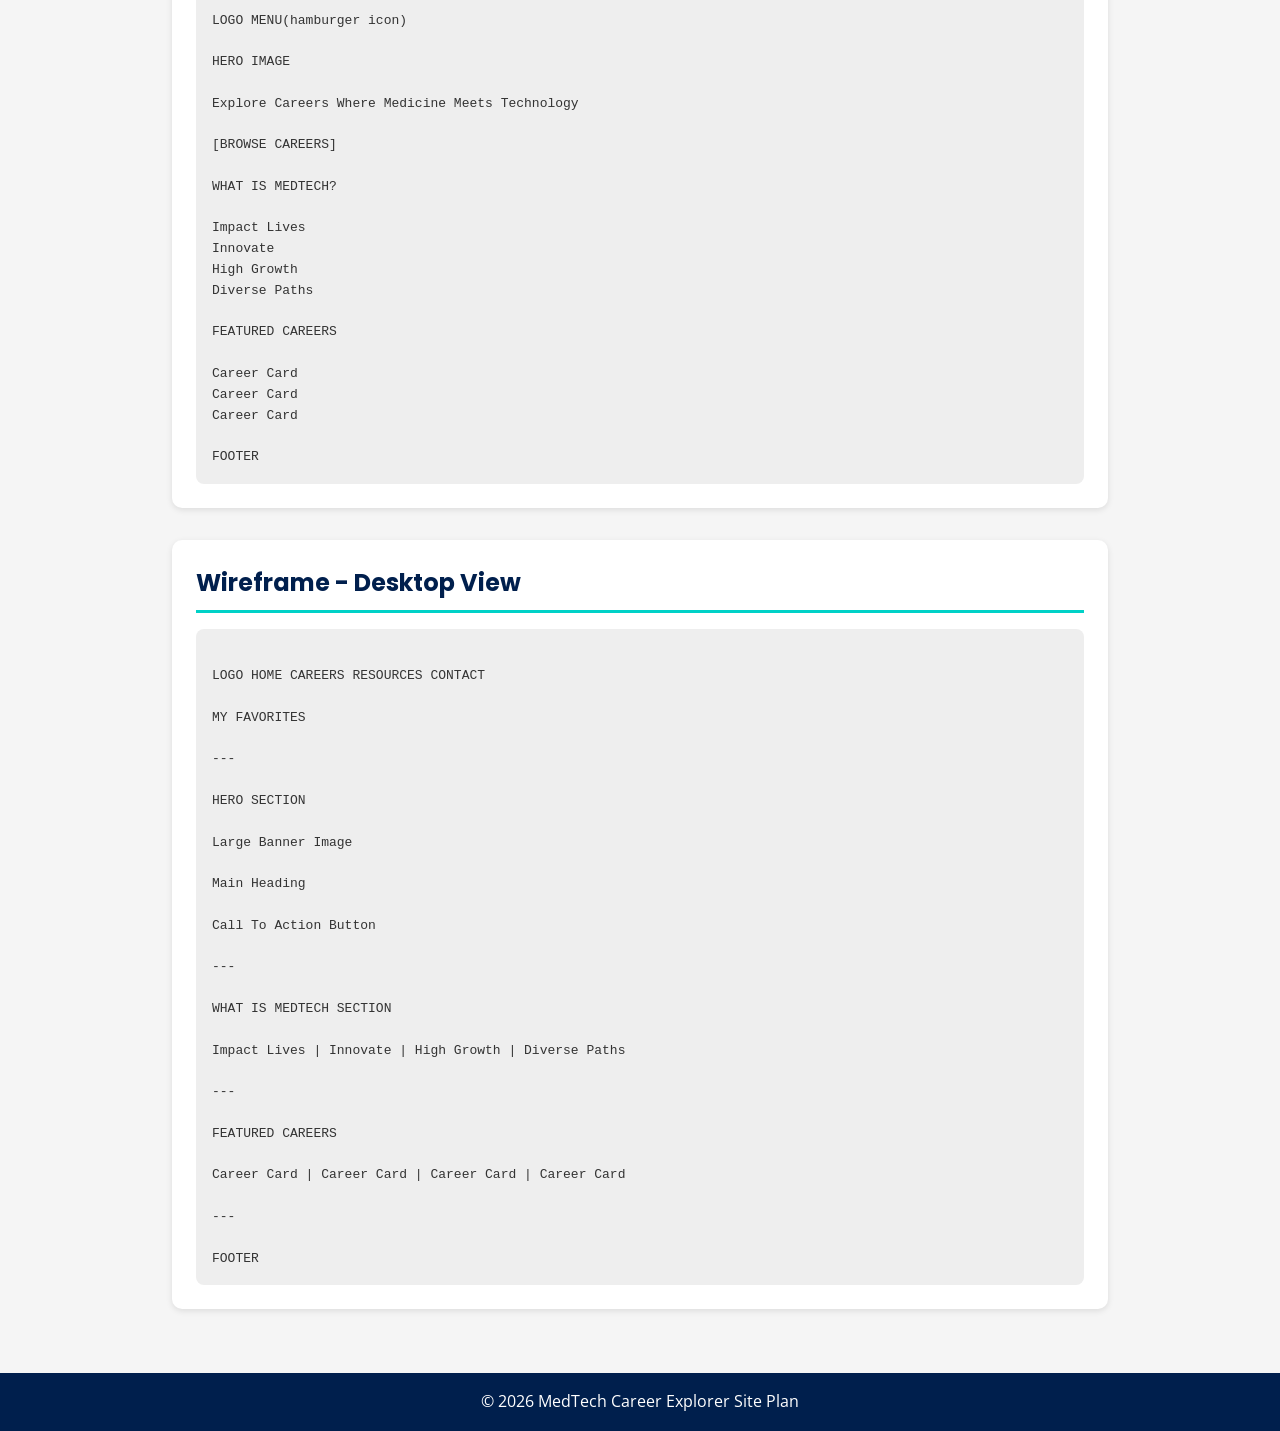
<file: finalproject/siteplan.html>
<!DOCTYPE html>

<html lang="en">
<head>
    <meta charset="UTF-8">
    <meta name="viewport" content="width=device-width, initial-scale=1.0">
    <title>MedTech Career Explorer Site Plan</title>
    <link rel="preconnect" href="https://fonts.googleapis.com">
    <link rel="stylesheet" href="./siteplan.css">
    <link rel="preconnect" href="https://fonts.gstatic.com" crossorigin>
    <link href="https://fonts.googleapis.com/css2?family=Open+Sans:wght@400;600&family=Poppins:wght@400;600;700&display=swap" rel="stylesheet">
</head>

<body>

<header>
    <h1>MedTech Career Explorer Site Plan</h1>
    <p>WDD 231 Individual Project</p>
</header>

<main>

<section>
    <h2>Site Name</h2>
    <p><strong>MedTech Career Explorer</strong></p>
    <p>
        The name was chosen because it clearly describes a website that helps
        users explore careers that combine healthcare and technology.
    </p>
</section>

<section>
    <h2>Site Purpose</h2>
    <p>
        MedTech Career Explorer helps students and professionals discover
        careers that connect medicine and technology. Users can learn about
        career paths, salary ranges, educational requirements, required skills,
        and employers within the healthcare technology industry.
    </p>
</section>

<section>
    <h2>Scenarios</h2>
    <ul>
        <li>What healthcare technology careers are available for someone interested in both medicine and technology?</li>
        <li>What education and skills are needed to become a Biomedical Engineer?</li>
        <li>Which MedTech careers have the highest salary potential?</li>
        <li>How can I compare different healthcare technology careers before selecting one?</li>
    </ul>
</section>

<section>
    <h2>Color Scheme</h2>
<p>
    <span class="color-box" style="background:#001F4D;"></span>
    <strong>Deep Navy Blue (#001F4D)</strong> – Used for the header,
    footer, navigation, section headings, and major background areas.
</p>

<br>

<p>
    <span class="color-box" style="background:#00D1C7;"></span>
    <strong>Teal (#00D1C7)</strong> – Used for buttons, icons, links,
    hover effects, and accent elements.
</p>

<br>

<p>
    <span class="color-box" style="background:#F5F5F5;"></span>
    <strong>Light Gray (#F5F5F5)</strong> – Used for page backgrounds
    and content sections.
</p>

</section>

<section>
    <h2>Typography</h2>

<h3>Poppins</h3>
<p>
    Used for headings, navigation items, hero section titles,
    and card headings.
</p>

<h3>Open Sans</h3>
<p>
    Used for body text, career descriptions, labels,
    and general content.
</p>

</section>

<section>
    <h2>Wireframe - Mobile View</h2>

<div class="wireframe">

LOGO  MENU(hamburger icon)

HERO IMAGE

Explore Careers Where Medicine Meets Technology

[BROWSE CAREERS]

WHAT IS MEDTECH?

Impact Lives
Innovate
High Growth
Diverse Paths

FEATURED CAREERS

Career Card
Career Card
Career Card

FOOTER </div>

</section>

<section>
    <h2>Wireframe - Desktop View</h2>

<div class="wireframe">
LOGO      HOME  CAREERS  RESOURCES  CONTACT

MY FAVORITES

---

HERO SECTION

Large Banner Image

Main Heading

Call To Action Button

---

WHAT IS MEDTECH SECTION

Impact Lives | Innovate | High Growth | Diverse Paths

---

FEATURED CAREERS

Career Card | Career Card | Career Card | Career Card

---

FOOTER </div>

</section>

</main>

<footer>
    <p>&copy; 2026 MedTech Career Explorer Site Plan</p>
</footer>

</body>
</html>
</file>
<file: styles/small.css>
:root {
    --primary-color: #0f172a;
    --secondary-color: #2563eb;
    --accent-color: #facc15;
    --background-color: #f8fafc;
    --text-color: #111827;
    --completed-color: #1d4ed8;
}

* {
    margin: 0;
    padding: 0;
    box-sizing: border-box;
}

body {
    font-family: 'Poppins', sans-serif;
    background-color: var(--background-color);
    color: var(--text-color);
    line-height: 1.6;
}

header {
    background-color: var(--primary-color);
    color: white;
}

.top-bar {
    display: flex;
    justify-content: space-between;
    align-items: center;
    padding: 1rem;
}

.logo-name {
    display: flex;
    align-items: center;
    gap: 1rem;
    font-weight: 600;
}

#menu {
    background: none;
    border: none;
    color: white;
    font-size: 2rem;
    cursor: pointer;
}

#menu::before {
    content: "☰";
}

#menu.show::before {
    content: "✖";
}

.navigation {
    display: none;
}

.navigation.show {
    display: block;
}

.navigation ul {
    list-style: none;
}

.navigation a {
    display: block;
    padding: 1rem;
    text-decoration: none;
    color: white;
    transition: background-color 0.3s ease;
}

.navigation a:hover {
    background-color: var(--secondary-color);
}

.current a {
    background-color: var(--secondary-color);
}

main {
    max-width: 1200px;
    margin: 0 auto;
    padding: 1rem;
}

h1 {
    margin-bottom: 1rem;
}

.main-grid {
    display: grid;
    gap: 1rem;
}

.card {
    background-color: white;
    border-radius: 12px;
    overflow: hidden;
    box-shadow: 0 2px 10px rgba(0,0,0,0.1);
}

.card h2,
.courses-section h2 {
    background-color: var(--primary-color);
    color: white;
    padding: 1rem;
    text-align: center;
}

.card p {
    padding: 1rem;
}

.photo-card img {
    width: 100%;
    max-width: 250px;
    display: block;
    margin: 1rem auto;
    border-radius: 10px;
}

.courses-section {
    margin-top: 2rem;
}

.buttons {
    display: grid;
    gap: 1rem;
    margin: 1rem 0;
}

.buttons button {
    padding: 1rem;
    border: none;
    border-radius: 8px;
    background-color: var(--primary-color);
    color: white;
    cursor: pointer;
    font-weight: 600;
}

.buttons button:hover {
    background-color: var(--secondary-color);
}

#courses {
    display: grid;
    gap: 1rem;
}

.course-card {
    background-color: white;
    padding: 1rem;
    border-radius: 10px;
    text-align: center;
    box-shadow: 0 2px 10px rgba(0,0,0,0.1);
}

.completed {
    background-color: var(--completed-color);
    color: white;
}

#credits {
    margin-top: 1rem;
    font-weight: 600;
    text-align: center;
}

footer {
    margin-top: 2rem;
    background-color: var(--primary-color);
    color: white;
    text-align: center;
    padding: 2rem 1rem;
}

.socials {
    display: flex;
    justify-content: center;
    gap: 1rem;
    margin-bottom: 1rem;
}

.socials a {
    color: white;
    text-decoration: none;
}
</file>
<file: styles/larger.css>
@media screen and (min-width: 640px) {

    #menu {
        display: none;
    }

    .navigation {
        display: block;
    }

    .navigation ul {
        display: flex;
        justify-content: center;
    }

    .main-grid {
        grid-template-columns: 2fr 1fr;
    }

    .buttons {
        grid-template-columns: repeat(3, 1fr);
    }

    #courses {
        grid-template-columns: repeat(3, 1fr);
    }

}
</file>
<file: chamber/styles/small.css>
:root {
    --primary-color: #0f172a;
    --secondary-color: #2563eb;
    --accent-color: #facc15;
    --background-color: #f8fafc;
    --text-color: #111827;
    --completed-color: #1742b6;
    --body-bg-color: rgba(255, 255, 255, 0.968);
}

* {
    margin: 0;
    padding: 0;
    box-sizing: border-box;
}

body {
    font-family: 'Poppins', sans-serif;
    color: rgb(33, 33, 127);
    line-height: 1.5;
}

.header{
    background-color: var(--body-bg-color);
    color: var(--completed-color);
    display: flex;
    justify-content: space-between;
    align-items: center;
    position: relative; 
    z-index: 1000;
    
}

#menu {
    background: none;
    border: none;
    color: var(--completed-color);
    font-size: 2rem;
    cursor: pointer;
    padding: 1rem;
}

#menu::before {
    content: "☰";
}

#menu.show::before {
    content: "✖";
}

.active {
  color: white;
  background-color: rgb(255, 255, 3);
  padding: 5px 10px;
  border-radius: 5px;
}

.navigation {
    display: none;
}

.navigation.show {
    position: absolute;
    top: 100%;        
    left: 0;
    width: 100%;
    background-color: #ffffff; 
    display: flex;
    flex-direction: column;
    align-items: center;
    z-index: 100;
}

.navigation ul {
    list-style: none;
}

.navigation a {
    width: 100%;
    display: block;
    padding: 1rem;
    text-decoration: none;
    color: var(--completed-color);
    transition: background-color 0.3s ease;
    border-bottom: 1px solid #eee;
    z-index: 1000;
}

.navigation a:hover {
    background-color: var(--accent-color);
}

.logo-name {
    display: flex;
    justify-content: space-between;
    align-items: center;
    gap: 1rem;
    padding: 1.5rem;
}

.logo-name span{
    font-weight: 500;
}

footer {
    background-color: var(--primary-color);
    color: white;
    text-align: center;
    padding: 2rem 1rem;
}

.socials {
    display: flex;
    justify-content: center;
    gap: 1rem;
    margin-bottom: 1rem;
}

.socials a {
    color: white;
    text-decoration: none;
}


/* DIRECTORY PAGE */
.hero {
  position: relative;
  width: 100%;
  height: 100px;
  overflow: hidden;
}

.hero img {
  width: 100%;
  height: 100%;
  object-fit: cover;
  display: block;
}

.hero-text {
  position: absolute;
  bottom: 7px;
  left: 30px;
  color: white;
}

.hero-text h1 {
  margin-top: 10px;
  font-size: 1.2rem;
}

.grid-view span, .list-view span{
    color: #1f2d7f;
    font-size: 12px;
}

.search-bar {
      width: 250px;
      padding-top: 10px;
      border: 1px solid #ccc;
      font-size: 10px;
}

.search-btn {
      padding: 5px 7px;
      cursor: pointer;
      border: 1px solid black;
}

#clear-btn{
    padding: 0.5rem 1rem;
    font-size: 12px;
}

#clear-btn, .search form, select{
    width: 100%;
    max-width: 280px;
}

#grid-btn, #list-btn{
    padding: 0.5rem 1rem;
    font-size: 12px;
}

select{
    width: 90%;
    max-width: 280px;
    border: 1px solid #ccc;
    border-radius: 6px;
    background-color: white;
    color: var(--text-color);
    padding: 0.8rem 1rem;
    font-size: 12px; 
}

.categories {
    width: 100%;
    display: flex;
    flex-direction: column;
    align-items: center;
    gap: 0.3rem;
}

.categories label {
    font-size: 12px;
    color: var(--completed-color);
}


.search form{
    display: flex;
}

.extra{
    display: flex;
    flex-direction: column;
    justify-content: space-evenly;
    align-items: center;
    padding: 0.2rem;
}

.extra *{
    padding: 0.2rem;
}

.grid-view {
    display: grid;
    grid-template-columns: repeat(auto-fit, minmax(320px, 320px));
    gap: 1.5rem;
    padding: 1rem;
    justify-content: center;
}

.list-view {
    display: flex;
    flex-direction: column;
    gap: 15px;
}

.grid-view .card{
    height: auto;
    padding: 1rem;
    border: 1px solid rgb(46, 52, 161);
    border-radius: 10px;
    transition: transform 0.2s ease, box-shadow 0.2s ease;
}

.grid-view .card:hover {
    transform: translateY(-4px);
    box-shadow: 0 4px 12px rgba(0,0,0,0.15);
}

.list-view .card *{
    width: 17%;
}

.card p, .card h2{
    color: rgb(26, 26, 72);
    font-size: 12px;
}

.list-view .card{
    display: flex;
    gap: 10px;
    align-items: center;
    padding: 1rem;
}

.list-view .card:nth-child(odd) {
    background-color: lightgray;
}

.list-view .card:nth-child(even) {
    background-color: white;
}

/*Home page*/
main {
    width: 100%;
}

.home .hero {
    position: relative;
    margin-top: 0;
    height: auto;
}

.home .hero::before {
    content: "";
    position: absolute;
    inset: 0;
    background: rgba(0, 0, 0, 0.45);
    z-index: 1;
}

.home .hero img {
    width: 100%;
    height: 450px;
    object-fit: cover;
    display: block;
    filter: brightness(55%);
}

.home .hero .hero-content {
    position: absolute;
    top: 50%;
    left: 50%;
    transform: translate(-50%, -50%);
    width: 90%;
    text-align: center;
    color: white;
    z-index: 2;

}

.home .hero .hero-content h1 {
    font-size: 2rem;
    margin-bottom: 1rem;
    line-height: 1.2;
}

.home .hero .hero-content p {
    font-size: 1rem;
    max-width: 650px;
    margin: 0 auto 1.5rem;
}

.cta-btn {
    display: inline-block;
    background-color: #0056d2;
    color: white;
    text-decoration: none;
    padding: 0.9rem 1.8rem;
    border-radius: 8px;
    font-weight: 600;
    transition: background-color 0.3s ease;
}

.cta-btn:hover {
    background-color: #003f99;
}

.info-grid {
    display: grid;
    gap: 1.5rem;
    padding: 2rem 1rem;
}

.events.card, .weather.card {
    background-color: white;
    border-radius: 12px;
    padding: 1.5rem;
    box-shadow: 0 5px 20px rgba(0,0,0,0.08);
}

.events.card h2, .weather.card h2{
    margin-bottom: 1rem;
    color: #002855;
}

.event-item {
    margin-bottom: 1.5rem;
}

.event-item h3 {
    margin-bottom: 0.5rem;
}

.weather-main {
    text-align: center;
    margin-bottom: 1.5rem;
}

.temperature {
    font-size: 2.5rem;
    font-weight: 700;
    color: #0056d2;
}

.forecast {
    display: grid;
    grid-template-columns: repeat(3, 1fr);
    gap: 1rem;
    text-align: center;
}

.forecast div {
    background-color: #f4f7fb;
    padding: 1rem 0.5rem;
    border-radius: 10px;
}

.spotlights {
    padding: 2rem 1rem 4rem;
}

.section-heading {
    text-align: center;
    margin-bottom: 2rem;
}

.section-heading h2 {
    color: #002855;
    margin-bottom: 0.5rem;
}

.spotlight-grid {
    display: grid;
    gap: 1.5rem;
}

.spotlight-card {
    background-color: white;
    border-radius: 14px;
    overflow: hidden;
    box-shadow: 0 5px 20px rgba(0,0,0,0.08);
    transition: transform 0.3s ease;
}

.spotlight-card:hover {
    transform: translateY(-5px);
}

.spotlight-card img {
    width: 100%;
    height: 180px;
    object-fit: cover;
    background-color: #f4f4f4;
}

.spotlight-content {
    padding: 1.2rem;
}

.spotlight-content h3 {
    margin-bottom: 0.8rem;
    color: #002855;
}

.spotlight-content p {
    margin-bottom: 0.5rem;
    font-size: 0.95rem;
}

.spotlight-content a {
    color: #0056d2;
    text-decoration: none;
    font-weight: 500;
}

.home{
    background-color: #f5f7fa;
}

/*Join*/

.join-page {
    display: flex;
    flex-direction: column;
    gap: 2rem;
    padding: 1rem;
}

.join-page-hero {
    background: linear-gradient(
        rgba(0, 0, 0, 0.6),
        rgba(0, 0, 0, 0.6)
    ),
    url("../images/join-hero.avif");
    background-size: cover;
    background-position: center;
    color: white;
    padding: 3rem 1rem;
    text-align: center;
}

.join-page-hero-content h1 {
    font-size: 1.8rem;
    margin-top: 0.5rem;
}

.join-page-tag {
    background: #0057b8;
    padding: 0.3rem 0.6rem;
    font-size: 0.8rem;
    border-radius: 5px;
}

.join-page-form-container {
    background: #ffffff;
    padding: 1rem;
    border-radius: 10px;
}

.join-page-membership-form {
    display: flex;
    flex-direction: column;
    gap: 1rem;
}

.join-page-membership-form label {
    display: flex;
    flex-direction: column;
    font-weight: 600;
    font-size: 0.9rem;
}

.join-page-membership-form input,
.join-page-membership-form select,
.join-page-membership-form textarea {
    padding: 0.6rem;
    border: 1px solid #ccc;
    border-radius: 5px;
    font-size: 1rem;
}

.join-page-submit-btn {
    background: #0057b8;
    color: white;
    border: none;
    padding: 0.8rem;
    font-size: 1rem;
    border-radius: 5px;
    cursor: pointer;
}

.join-page-membership-cards {
    display: flex;
    flex-direction: column;
    gap: 1rem;
}

.join-page-membership-card {
    background: white;
    padding: 1rem;
    border-radius: 10px;
    border-left: 5px solid #0057b8;
    opacity: 0;
    transform: translateY(30px);
    animation: fadeInUp 0.6s ease forwards;
}

.card-one { animation-delay: 0.1s; }
.card-two { animation-delay: 0.2s; }
.card-three { animation-delay: 0.3s; }
.card-four { animation-delay: 0.4s; }

.join-page-membership-card h3 {
    margin-bottom: 0.5rem;
}

.join-page-modal-btn {
    margin-top: 0.5rem;
    background: #f1f1f1;
    border: none;
    padding: 0.5rem;
    cursor: pointer;
}

dialog {
    width: 90%;
    border: none;
    border-radius: 10px;
    padding: 1rem;
}

dialog::backdrop {
    background: rgba(0,0,0,0.5);
}

.close-modal {
    margin-top: 1rem;
    background: #0057b8;
    color: white;
    border: none;
    padding: 0.5rem;
}

@keyframes fadeInUp {
    from {
        opacity: 0;
        transform: translateY(30px);
    }
    to {
        opacity: 1;
        transform: translateY(0);
    }
}

@keyframes popup {

    from {
        opacity: 0;
        transform: scale(.8);
    }

    to {
        opacity: 1;
        transform: scale(1);
    }
}

/* Thank you */
.thankyou-page {
    display: flex;
    justify-content: center;
    align-items: center;
    min-height: 100vh;
    padding: 2rem;
    background: #f4f6f9;
}

.thankyou-card {
    background: white;
    padding: 2rem;
    border-radius: 10px;
    max-width: 600px;
    width: 100%;
    text-align: center;
    box-shadow: 0 10px 25px rgba(0,0,0,0.1);
}

.thankyou-details {
    margin-top: 1.5rem;
    text-align: left;
    line-height: 1.8;
}

.back-home-btn {
    display: inline-block;
    margin-top: 1.5rem;
    background: #0057b8;
    color: white;
    padding: 0.7rem 1.2rem;
    text-decoration: none;
    border-radius: 5px;
}

/* Discover*/
.discover-page{
    padding:1rem;
}

.discover-hero{
    text-align:center;
    padding:2rem 1rem;

}

.visit-message{
    background:#eef8ee;
    padding:1rem;
    border-left:5px solid green;
    margin-bottom:2rem;
    border-radius:10px;

}

.discover-grid{
    display:grid;
    gap:1rem;
    grid-template-areas:
    "card1"
    "card2"
    "card3"
    "card4"
    "card5"
    "card6"
    "card7"
    "card8";
}

.card1{grid-area:card1;}
.card2{grid-area:card2;}
.card3{grid-area:card3;}
.card4{grid-area:card4;}
.card5{grid-area:card5;}
.card6{grid-area:card6;}
.card7{grid-area:card7;}
.card8{grid-area:card8;}

.discover-page .discover-card{
    background:white;
    border-radius:12px;
    padding:1rem;
    display:flex;
    flex-direction:column;
    gap:.8rem;
    box-shadow:
    0 2px 8px rgba(0,0,0,.08);

}

.discover-page img{
    width:100%;
    height:220px;
    object-fit:cover;
    border-radius:10px;

}

.discover-page button{
    padding:.7rem;
    border:none;
    background:#0f5132;
    color:white;
    cursor:pointer;
    border-radius:8px;

}
</file>
<file: chamber/styles/larger.css>
@media screen and (min-width: 768px) {

    #menu {
        display: none;
    }

    .navigation {
        display: inline;
    }

    .navigation ul {
        display: flex;
        justify-content: center;
        align-items: center;
    }

    .header{
        background-color: var(--body-bg-color);
        color: var(--completed-color);
        display: flex;
        justify-content: space-between;
        align-items: center;
        top: auto;
        left: auto;

    
    }


    /* DIRECTORY PAGE */
    .hero-text {
    position: absolute;
    bottom: 50px;
    left: 40px;
    color: white;
    }

    .search-bar {
        width: 250px;
        padding: 10px;
        border: 1px solid #ccc;
        font-size: 10px;
    }

    .search-btn {
        padding: 5px 7px;
        cursor: pointer;
        border: 1px solid black;
    }

    .categories {
        width:170px;
        display: flex;
        flex-direction: row;
        gap: 0.3rem;
    }

    .categories label {
        font-size: 12px;
        color: var(--completed-color);
    }

    #clear-btn{
        width: 120px;
        padding: 0.5rem 1.5rem;
        font-size: 12px;
    }

    .search form, select{
        width: 150px;
}

    #grid-btn, #list-btn, select{
        padding: 0.5rem 0.5rem;
        font-size: 12px;
    }

    .search form{
        display: flex;
    }

    select{
        padding: 0.4rem 1rem;
        font-size: 12px; 
    }

    .list-view .card:nth-child(odd) {
    background-color: lightgray;
    }

    .list-view .card:nth-child(even) {
        background-color: white;
    }

    .extra{
        display: flex;
        flex-direction: row;
        justify-content: space-evenly;
        align-items: center;
    }
    
    .extra *{
        padding: 0.5rem;
    }

    .grid-view {
        display: grid;
        grid-template-columns: repeat(auto-fit, minmax(320px, 320px));
        gap: 1.5rem;
        padding: 1rem;
        justify-content: center;
    }

    .list-view {
        display: flex;
        flex-direction: column;
        gap: 15px;
    }

    .grid-view .card{
        height: auto;
        padding: 1rem;
        border: 1px solid rgb(60, 24, 145);
        border-radius: 10px;
        transition: transform 0.2s ease, box-shadow 0.2s ease;
    }

    .grid-view .card:hover {
        transform: translateY(-4px);
        box-shadow: 0 4px 12px rgba(0,0,0,0.15);
    }

     .list-view .card *{
        width: 15%;
    }

     .card p, .card h2{
        color: rgb(26, 26, 72);
        font-size: 13px;
    }

    .list-view .card{
        display: flex;
        gap: 15px;
        align-items: center;
        padding: 1rem;
    }

    /*Home page*/

    .home .hero .hero-content h1 {
        font-size: 3.5rem;
    }

    .home .hero .hero-content p {
        font-size: 1.1rem;
    }

    .home .info-grid {
        grid-template-columns: 1fr 1fr;
        padding: 3rem 2rem;
    }

    .home .spotlights {
        padding: 3rem 2rem 5rem;
    }

    .home .spotlight-grid {
        grid-template-columns: repeat(3, 1fr);
    }

    /*Join*/
    .join-page-content {
        display: grid;
        grid-template-columns: 2fr 1fr;
        gap: 2rem;
        align-items: start;
    }

    .join-page-hero {
        padding: 5rem 2rem;
    }

    .join-page-hero-content h1 {
        font-size: 2.5rem;
    }

    .join-page-hero-content p {
        max-width: 700px;
        margin: 0 auto;
        font-size: 1.1rem;
    }

    .join-page-form-container {
        padding: 2rem;
    }

    .join-page-membership-form {
        gap: 1.2rem;
    }

    .join-page-membership-form input,
    .join-page-membership-form select,
    .join-page-membership-form textarea {
        font-size: 1rem;
    }

    .join-page-membership-cards {
        position: sticky;
        top: 2rem;
        display: flex;
        flex-direction: column;
        gap: 1.2rem;
    }

    .join-page-membership-card {
        transition: transform 0.3s ease, box-shadow 0.3s ease;
    }

    .join-page-membership-card:hover {
        transform: translateY(-5px);
        box-shadow: 0 10px 20px rgba(0,0,0,0.1);
    }

    .join-page-submit-btn {
        transition: background 0.3s ease;
    }

    .join-page-submit-btn:hover {
        background: #003f88;
    }

    .join-page-modal-btn:hover {
        background: #ddd;
    }

    .join-page {
        padding: 2rem 3rem;
    }


    /*Discover*/
    .discover-page .discover-grid{
        display:grid;
        gap:1.2rem;
        grid-template-columns:
        1fr 1fr;
        grid-template-areas:
        "card1 card2"
        "card3 card4"
        "card5 card6"
        "card7 card8";
    }

    .discover-page .discover-card img:hover{
        transform:scale(1.03);
        filter:brightness(1.05);
        transition:.3s;

    }
}

/* LARGE VIEW of discover */
@media screen and (min-width:1200px){
    .discover-page .discover-grid {
        display: grid;
        grid-template-columns: repeat(4, 1fr);
        grid-template-areas:
            "card1 card2 card3 card4"
            "card5 card6 card7 card8";
        gap: 20px;
        align-items: stretch;
    }

    /* REQUIRED: map each JS card to grid area */
    .discover-page .card1 { grid-area: card1; }
    .discover-page .card2 { grid-area: card2; }
    .discover-page .card3 { grid-area: card3; }
    .discover-page .card4 { grid-area: card4; }
    .discover-page .card5 { grid-area: card5; }
    .discover-page .card6 { grid-area: card6; }
    .discover-page .card7 { grid-area: card7; }
    .discover-page .card8 { grid-area: card8; }

    /* Card consistency */
    .discover-page .discover-card {
        display: flex;
        flex-direction: column;
        height: 100%;
    }

    .discover-page .discover-card button {
    margin-top: auto;
    }
    
    .discover-page .discover-card h2 {
    margin: 0;
    }

    .discover-page .discover-card p,
    .discover-page .discover-card address {
        margin: 0;
    }

    /* Fix image distortion */
    .discover-page .discover-card img {
        width: 100%;
        height: 200px;
        object-fit: cover;
        display: block;
    }

    /* Hover effect (desktop only) */
    .discover-page .discover-card img {
        transition: transform 0.3s ease, box-shadow 0.3s ease;
    }

    .discover-page .discover-card:hover img {
        transform: scale(1.03);
        box-shadow: 0 10px 20px rgba(0,0,0,0.2);
    }


}
</file>
<file: finalproject/siteplan.css>
:root {
        --primary: #001F4D;
        --secondary: #00D1C7;
        --light: #F5F5F5;
        --white: #FFFFFF;
    }

    * {
        margin: 0;
        padding: 0;
        box-sizing: border-box;
    }

    body {
        font-family: 'Open Sans', sans-serif;
        line-height: 1.6;
        background-color: var(--light);
        color: #333;
    }

    header {
        background-color: var(--primary);
        color: var(--white);
        text-align: center;
        padding: 2rem;
    }

    h1, h2, h3 {
        font-family: 'Poppins', sans-serif;
    }

    main {
        max-width: 1000px;
        margin: 0 auto;
        padding: 2rem;
    }

    section {
        background: var(--white);
        margin-bottom: 2rem;
        padding: 1.5rem;
        border-radius: 10px;
        box-shadow: 0 2px 6px rgba(0,0,0,.1);
    }

    h2 {
        color: var(--primary);
        border-bottom: 3px solid var(--secondary);
        padding-bottom: .5rem;
        margin-bottom: 1rem;
    }

    ul {
        margin-left: 1.5rem;
    }

    .color-box {
        display: inline-block;
        width: 40px;
        height: 40px;
        border-radius: 5px;
        margin-right: 10px;
        vertical-align: middle;
        border: 1px solid #ccc;
    }

    .wireframe {
        background: #eee;
        padding: 1rem;
        border-radius: 8px;
        font-family: monospace;
        white-space: pre-line;
    }

    footer {
        text-align: center;
        padding: 1rem;
        background: var(--primary);
        color: var(--white);
    }
</file>
